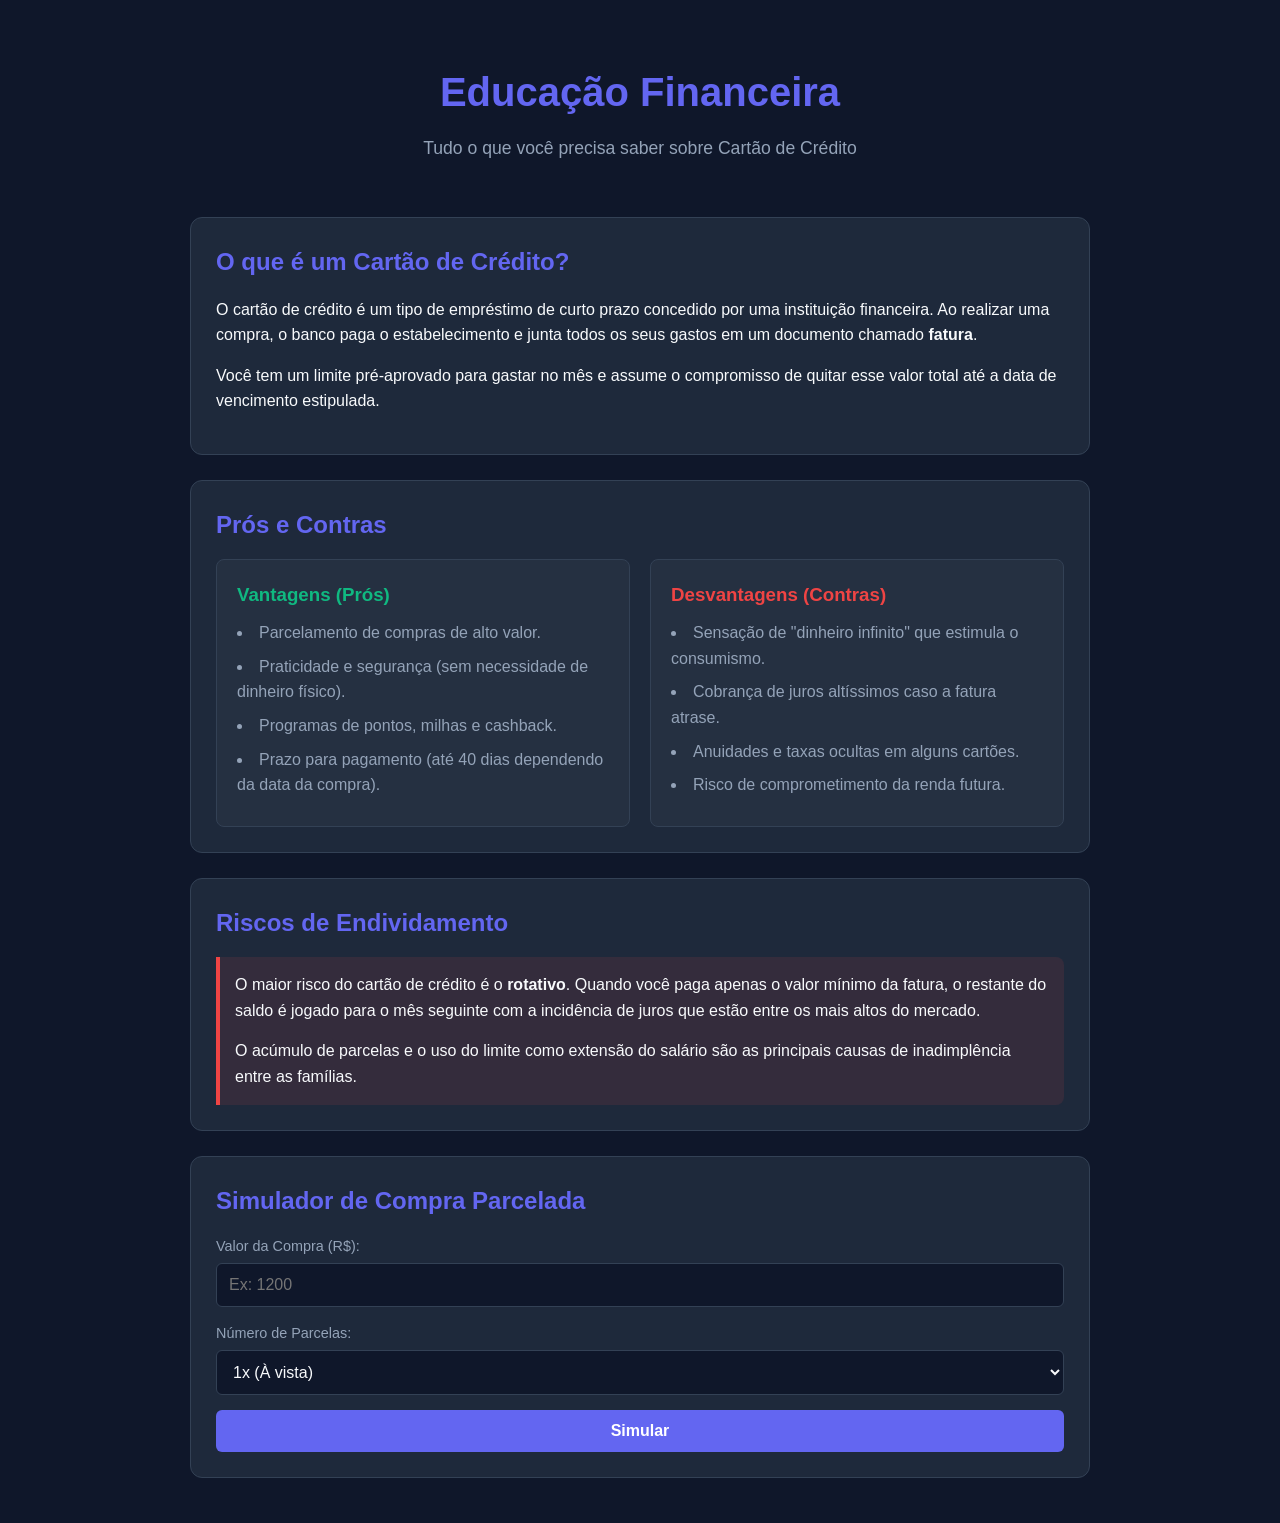
<file: gemini-code-1789577930430.html>
<!DOCTYPE html>
<html lang="pt-BR">
<head>
    <meta charset="UTF-8">
    <meta name="viewport" content="width=device-width, initial-scale=1.0">
    <title>Guia do Cartão de Crédito & Simulador</title>
    <style>
        :root {
            --bg-color: #0f172a;
            --card-bg: #1e293b;
            --primary: #6366f1;
            --primary-hover: #4f46e5;
            --text-color: #f8fafc;
            --text-muted: #94a3b8;
            --success: #10b981;
            --danger: #ef4444;
            --border: #334155;
        }

        * {
            box-sizing: border-box;
            margin: 0;
            padding: 0;
            font-family: 'Segoe UI', Tahoma, Geneva, Verdana, sans-serif;
        }

        body {
            background-color: var(--bg-color);
            color: var(--text-color);
            line-height: 1.6;
            padding: 20px;
        }

        .container {
            max-width: 900px;
            margin: 0 auto;
        }

        header {
            text-align: center;
            padding: 40px 0;
        }

        header h1 {
            font-size: 2.5rem;
            color: var(--primary);
            margin-bottom: 10px;
        }

        header p {
            color: var(--text-muted);
            font-size: 1.1rem;
        }

        section {
            background: var(--card-bg);
            border-radius: 12px;
            padding: 25px;
            margin-bottom: 25px;
            border: 1px solid var(--border);
        }

        h2 {
            color: var(--primary);
            margin-bottom: 15px;
            font-size: 1.5rem;
        }

        p {
            margin-bottom: 15px;
            color: var(--text-color);
        }

        .grid {
            display: grid;
            grid-template-columns: 1fr;
            gap: 20px;
        }

        @media(min-width: 768px) {
            .grid {
                grid-template-columns: 1fr 1fr;
            }
        }

        .box {
            background: rgba(255, 255, 255, 0.03);
            padding: 20px;
            border-radius: 8px;
            border: 1px solid var(--border);
        }

        .box h3 {
            margin-bottom: 10px;
        }

        .box.pros h3 { color: var(--success); }
        .box.cons h3 { color: var(--danger); }

        ul {
            list-style-position: inside;
            color: var(--text-muted);
        }

        ul li {
            margin-bottom: 8px;
        }

        .alert-box {
            background: rgba(239, 68, 68, 0.1);
            border-left: 4px solid var(--danger);
            padding: 15px;
            border-radius: 0 8px 8px 0;
        }

        /* Form simulador */
        .form-group {
            margin-bottom: 15px;
        }

        label {
            display: block;
            margin-bottom: 5px;
            color: var(--text-muted);
            font-size: 0.9rem;
        }

        input, select {
            width: 100%;
            padding: 12px;
            border-radius: 6px;
            border: 1px solid var(--border);
            background: #0f172a;
            color: var(--text-color);
            font-size: 1rem;
        }

        button {
            width: 100%;
            padding: 12px;
            background: var(--primary);
            color: white;
            border: none;
            border-radius: 6px;
            font-size: 1rem;
            font-weight: bold;
            cursor: pointer;
            transition: background 0.2s;
        }

        button:hover {
            background: var(--primary-hover);
        }

        .result {
            margin-top: 20px;
            padding: 15px;
            background: rgba(99, 102, 241, 0.1);
            border: 1px solid var(--primary);
            border-radius: 6px;
            display: none;
        }

        .result p {
            margin-bottom: 8px;
        }

        .result p:last-child {
            margin-bottom: 0;
        }
    </style>
</head>
<body>

<div class="container">
    <header>
        <h1>Educação Financeira</h1>
        <p>Tudo o que você precisa saber sobre Cartão de Crédito</p>
    </header>

    <!-- O que é -->
    <section>
        <h2>O que é um Cartão de Crédito?</h2>
        <p>O cartão de crédito é um tipo de empréstimo de curto prazo concedido por uma instituição financeira. Ao realizar uma compra, o banco paga o estabelecimento e junta todos os seus gastos em um documento chamado <strong>fatura</strong>.</p>
        <p>Você tem um limite pré-aprovado para gastar no mês e assume o compromisso de quitar esse valor total até a data de vencimento estipulada.</p>
    </section>

    <!-- Prós e Contras -->
    <section>
        <h2>Prós e Contras</h2>
        <div class="grid">
            <div class="box pros">
                <h3>Vantagens (Prós)</h3>
                <ul>
                    <li>Parcelamento de compras de alto valor.</li>
                    <li>Praticidade e segurança (sem necessidade de dinheiro físico).</li>
                    <li>Programas de pontos, milhas e cashback.</li>
                    <li>Prazo para pagamento (até 40 dias dependendo da data da compra).</li>
                </ul>
            </div>
            <div class="box cons">
                <h3>Desvantagens (Contras)</h3>
                <ul>
                    <li>Sensação de "dinheiro infinito" que estimula o consumismo.</li>
                    <li>Cobrança de juros altíssimos caso a fatura atrase.</li>
                    <li>Anuidades e taxas ocultas em alguns cartões.</li>
                    <li>Risco de comprometimento da renda futura.</li>
                </ul>
            </div>
        </div>
    </section>

    <!-- Riscos de Endividamento -->
    <section>
        <h2>Riscos de Endividamento</h2>
        <div class="alert-box">
            <p>O maior risco do cartão de crédito é o <strong>rotativo</strong>. Quando você paga apenas o valor mínimo da fatura, o restante do saldo é jogado para o mês seguinte com a incidência de juros que estão entre os mais altos do mercado.</p>
            <p style="margin-bottom:0;">O acúmulo de parcelas e o uso do limite como extensão do salário são as principais causas de inadimplência entre as famílias.</p>
        </div>
    </section>

    <!-- Simulador -->
    <section>
        <h2>Simulador de Compra Parcelada</h2>
        <form id="calcForm">
            <div class="form-group">
                <label for="valCompra">Valor da Compra (R$):</label>
                <input type="number" id="valCompra" step="0.01" placeholder="Ex: 1200" required>
            </div>
            <div class="form-group">
                <label for="numParcelas">Número de Parcelas:</label>
                <select id="numParcelas">
                    <option value="1">1x (À vista)</option>
                    <option value="2">2x sem juros</option>
                    <option value="3">3x sem juros</option>
                    <option value="6">6x com juros (2% ao mês)</option>
                    <option value="12">12x com juros (2.5% ao mês)</option>
                </select>
            </div>
            <button type="button" onclick="calcularSimulacao()">Simular</button>
        </form>

        <div class="result" id="resultado">
            <p><strong>Valor da Parcela:</strong> <span id="resParcela">R$ 0,00</span></p>
            <p><strong>Total da Compra:</strong> <span id="resTotal">R$ 0,00</span></p>
            <p><strong>Juros Totais:</strong> <span id="resJuros">R$ 0,00</span></p>
        </div>
    </section>
</div>

<script>
    function calcularSimulacao() {
        const valor = parseFloat(document.getElementById('valCompra').value);
        const parcelas = parseInt(document.getElementById('numParcelas').value);
        const resultDiv = document.getElementById('resultado');

        if (isNaN(valor) || valor <= 0) {
            alert('Por favor, informe um valor de compra válido.');
            return;
        }

        let taxaJuros = 0;
        if (parcelas === 6) taxaJuros = 0.02;
        if (parcelas === 12) taxaJuros = 0.025;

        let total = valor;
        if (taxaJuros > 0) {
            total = valor * Math.pow((1 + taxaJuros), parcelas);
        }

        const valorParcela = total / parcelas;
        const totalJuros = total - valor;

        document.getElementById('resParcela').innerText = valorParcela.toLocaleString('pt-BR', { style: 'currency', currency: 'BRL' });
        document.getElementById('resTotal').innerText = total.toLocaleString('pt-BR', { style: 'currency', currency: 'BRL' });
        document.getElementById('resJuros').innerText = totalJuros.toLocaleString('pt-BR', { style: 'currency', currency: 'BRL' });

        resultDiv.style.display = 'block';
    }
</script>

</body>
</html>
</file>
